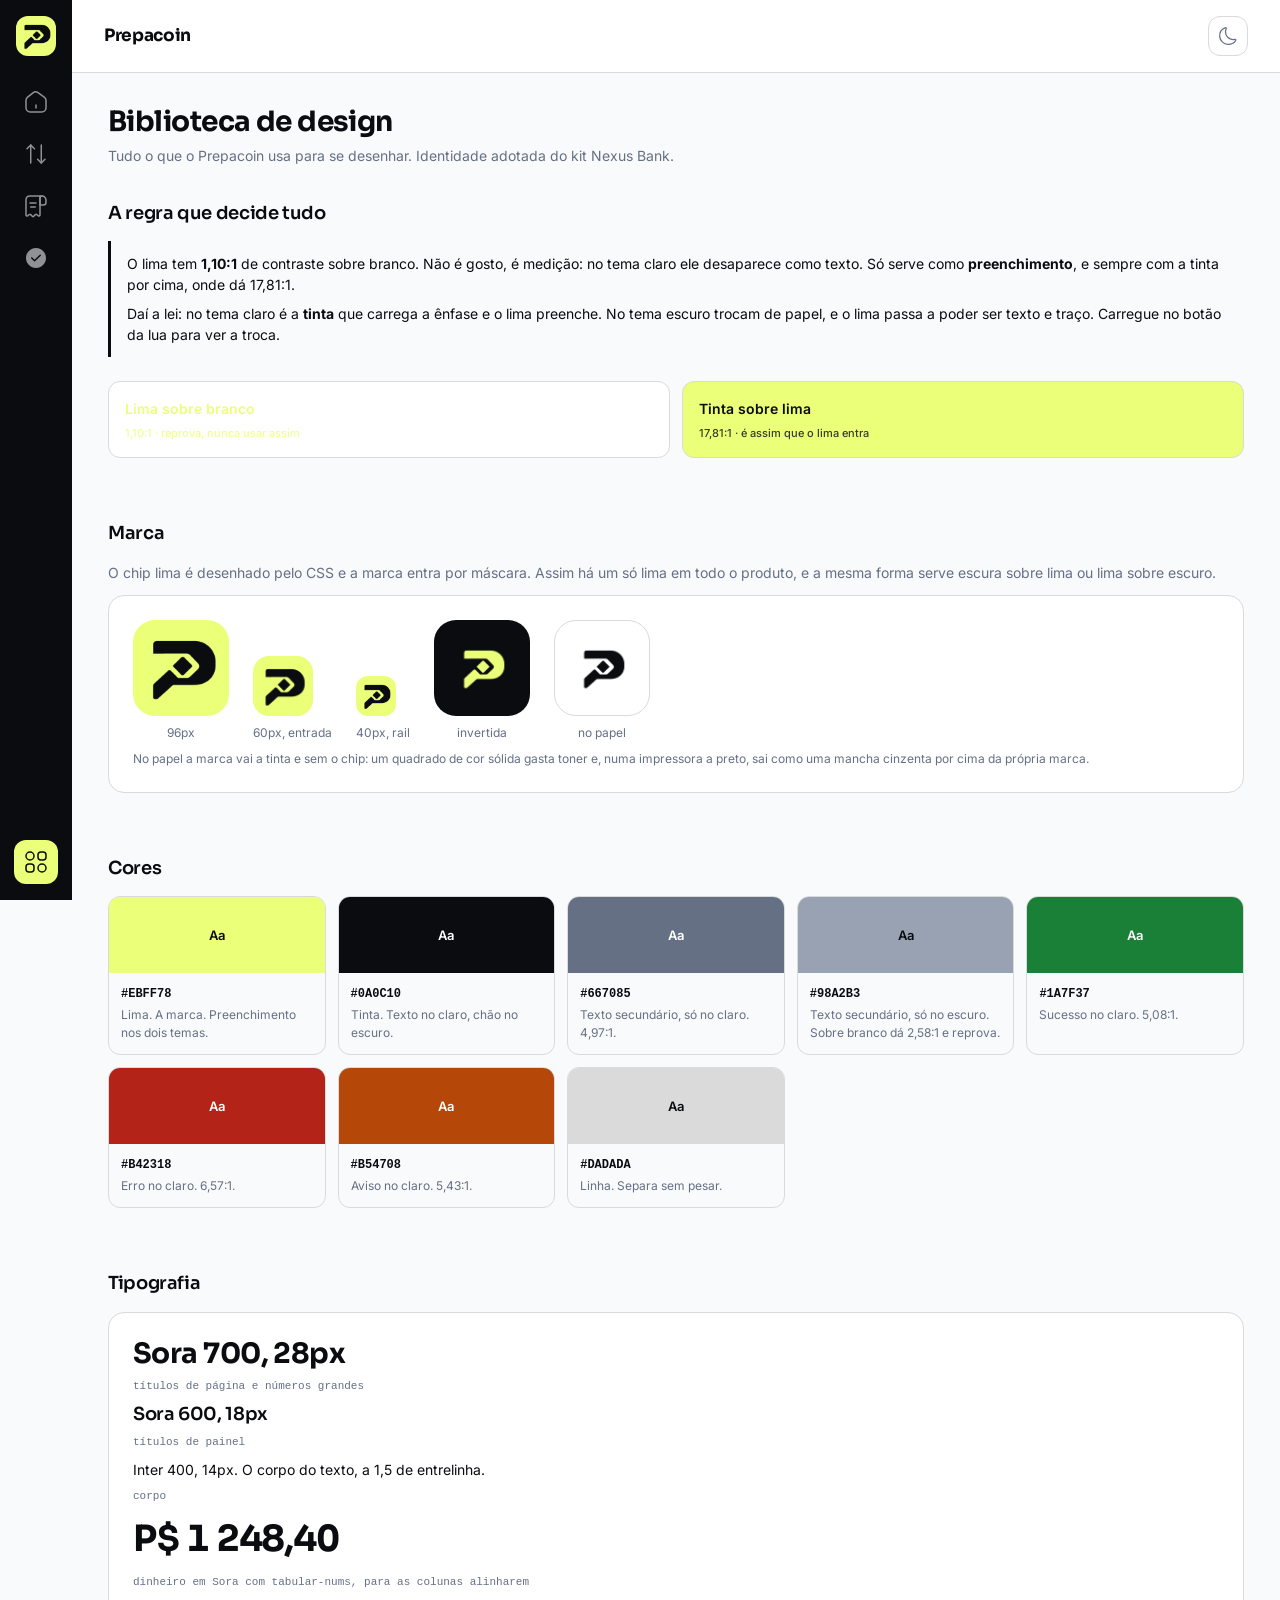
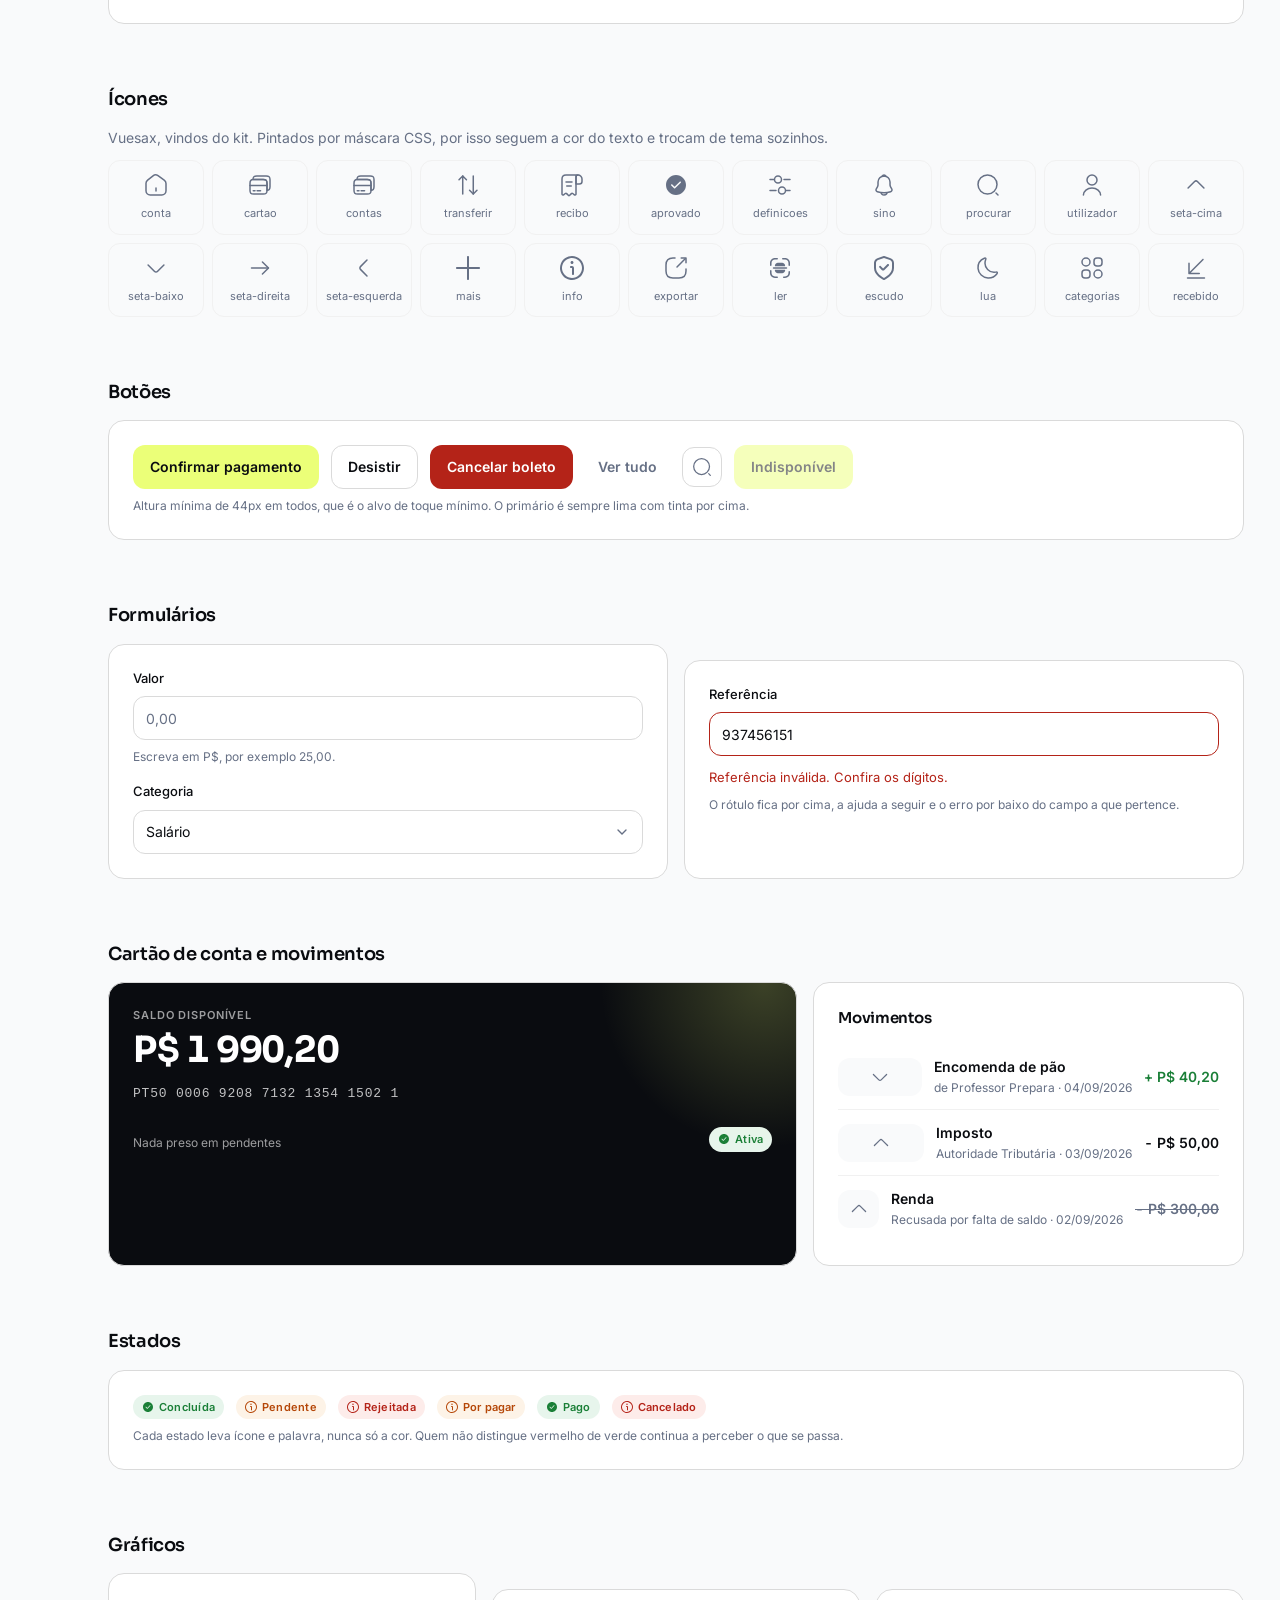
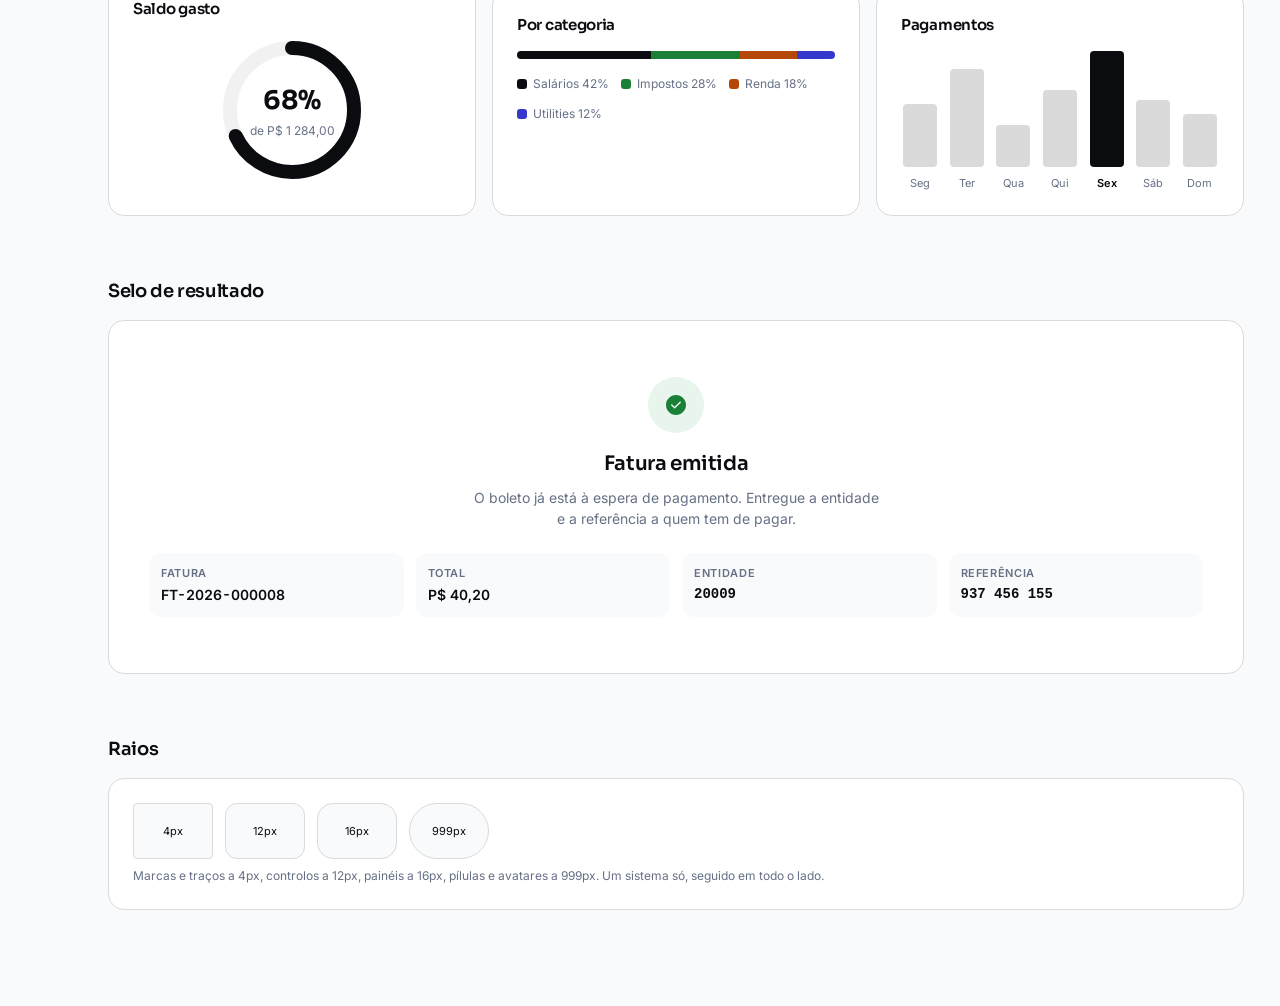
<file: biblioteca.html>
<!DOCTYPE html>
<html lang="pt-PT">
<head>
  <meta charset="UTF-8" />
  <meta name="pc-versao" content="c7efdfcd0547" />
  <meta name="viewport" content="width=device-width, initial-scale=1.0" />
  <title>Prepacoin — biblioteca de design</title>
  <link rel="icon" href="favicon.ico" sizes="any" />
  <link rel="icon" type="image/png" sizes="32x32" href="favicon-32.png" />
  <link rel="apple-touch-icon" href="apple-touch-icon.png" />
  <meta name="theme-color" content="#EBFF78" />
  <link rel="preconnect" href="https://fonts.googleapis.com" />
  <link rel="preconnect" href="https://fonts.gstatic.com" crossorigin />
  <link rel="stylesheet" href="https://fonts.googleapis.com/css2?family=Inter:wght@400;500;600;700&family=Sora:wght@600;700&display=swap" />
  <link rel="stylesheet" href="web/biblioteca/prepacoin.css?v=7f775de2" />
  <script src="web/atualizar.js?v=b807cf58"></script>
  <style>
    .secao { margin-bottom: var(--pc-e8); }
    .secao > h2 { margin-bottom: var(--pc-e4); }

    .amostras { display: flex; flex-wrap: wrap; gap: var(--pc-e3); align-items: center; }

    .grade-cor { display: grid; grid-template-columns: repeat(auto-fill, minmax(190px, 1fr)); gap: var(--pc-e3); }
    .ficha-cor {
      border: 1px solid var(--pc-linha);
      border-radius: var(--pc-r-controlo);
      overflow: hidden;
    }
    .ficha-cor .prova { height: 76px; display: grid; place-items: center; font-weight: 600; font-size: 13px; }
    .ficha-cor .sobre { padding: var(--pc-e3); font-size: 12px; }
    .ficha-cor .hex { font-family: ui-monospace, Consolas, monospace; font-weight: 600; color: var(--pc-texto); }
    .ficha-cor .razao { color: var(--pc-texto-suave); margin-top: 3px; }

    .grade-icones { display: grid; grid-template-columns: repeat(auto-fill, minmax(88px, 1fr)); gap: var(--pc-e2); }
    .ficha-icone {
      display: flex; flex-direction: column; align-items: center; gap: var(--pc-e2);
      padding: var(--pc-e3) var(--pc-e2);
      border: 1px solid var(--pc-linha-suave);
      border-radius: var(--pc-r-controlo);
      font-size: 11px; color: var(--pc-texto-suave); text-align: center;
    }

    .escala > * { margin: 0 0 var(--pc-e2); }
    .escala .nota { font-size: 11px; color: var(--pc-texto-suave); font-family: ui-monospace, Consolas, monospace; }

    .aviso-lei {
      border-left: 3px solid var(--pc-enfase);
      padding: var(--pc-e3) var(--pc-e4);
      background: var(--pc-chao-suave);
      border-radius: 0 var(--pc-r-controlo) var(--pc-r-controlo) 0;
      margin-bottom: var(--pc-e5);
    }
    .aviso-lei p { margin: 0; }
    .aviso-lei p + p { margin-top: var(--pc-e2); }

    .prova-mau { background: #FFFFFF; color: #EBFF78; }
    .prova-bom { background: #EBFF78; color: #0A0C10; }
    .par-prova { display: grid; grid-template-columns: repeat(auto-fit, minmax(210px, 1fr)); gap: var(--pc-e3); }
    .par-prova div {
      padding: var(--pc-e4); border-radius: var(--pc-r-controlo);
      border: 1px solid var(--pc-linha); font-weight: 600;
    }
    .par-prova .veredicto { display: block; font-size: 11px; font-weight: 500; margin-top: 6px; opacity: .8; }
  </style>
</head>
<body>
  <div class="app">
    <nav class="rail" aria-label="Navegação principal">
      <div class="marca-pp rail-marca" aria-hidden="true"></div>
      <a href="index.html" title="A minha conta"><span class="icone icone-24 i-conta"></span><span class="so-leitores">A minha conta</span></a>
      <a href="transferir.html" title="Transferir"><span class="icone icone-24 i-transferir"></span><span class="so-leitores">Transferir</span></a>
      <a href="boletos.html" title="Boletos"><span class="icone icone-24 i-recibo"></span><span class="so-leitores">Boletos</span></a>
      <a href="aprovacoes.html" title="Aprovações"><span class="icone icone-24 i-aprovado"></span><span class="so-leitores">Aprovações</span></a>
      <a href="biblioteca.html" aria-current="page" class="empurra" title="Biblioteca"><span class="icone icone-24 i-categorias"></span><span class="so-leitores">Biblioteca</span></a>
    </nav>

    <div class="painel-principal">
      <header class="barra-topo">
        <span class="marca">Prepacoin</span>
        <div class="fila">
          <button type="button" class="botao-icone" id="btn-tema" title="Alternar tema">
            <span class="icone i-lua"></span><span class="so-leitores">Alternar tema</span>
          </button>
        </div>
      </header>

      <main>
        <div class="topo-pagina">
          <div>
            <h1>Biblioteca de design</h1>
            <p class="suave" style="margin-top:6px">
              Tudo o que o Prepacoin usa para se desenhar. Identidade adotada
              do kit Nexus Bank.
            </p>
          </div>
        </div>

        <!-- ══ a regra que explica todo o resto ══ -->
        <section class="secao">
          <h2>A regra que decide tudo</h2>
          <div class="aviso-lei">
            <p>
              O lima tem <strong>1,10:1</strong> de contraste sobre branco. Não
              é gosto, é medição: no tema claro ele desaparece como texto. Só
              serve como <strong>preenchimento</strong>, e sempre com a tinta
              por cima, onde dá 17,81:1.
            </p>
            <p>
              Daí a lei: no tema claro é a <strong>tinta</strong> que carrega a
              ênfase e o lima preenche. No tema escuro trocam de papel, e o
              lima passa a poder ser texto e traço. Carregue no botão da lua
              para ver a troca.
            </p>
          </div>

          <div class="par-prova">
            <div class="prova-mau">
              Lima sobre branco
              <span class="veredicto">1,10:1 · reprova, nunca usar assim</span>
            </div>
            <div class="prova-bom">
              Tinta sobre lima
              <span class="veredicto">17,81:1 · é assim que o lima entra</span>
            </div>
          </div>
        </section>

        <!-- ══ marca ══ -->
        <section class="secao">
          <h2>Marca</h2>
          <p class="suave">
            O chip lima é desenhado pelo CSS e a marca entra por máscara.
            Assim há um só lima em todo o produto, e a mesma forma serve
            escura sobre lima ou lima sobre escuro.
          </p>
          <div class="painel">
            <div class="amostras" style="gap:var(--pc-e5); align-items:flex-end">
              <div class="centro">
                <div class="marca-pp" style="width:96px;height:96px;border-radius:22px;margin-bottom:var(--pc-e2)"></div>
                <div class="ajuda">96px</div>
              </div>
              <div class="centro">
                <div class="marca-pp" style="width:60px;height:60px;border-radius:var(--pc-r-painel);margin-bottom:var(--pc-e2)"></div>
                <div class="ajuda">60px, entrada</div>
              </div>
              <div class="centro">
                <div class="marca-pp" style="width:40px;height:40px;border-radius:var(--pc-r-controlo);margin-bottom:var(--pc-e2)"></div>
                <div class="ajuda">40px, rail</div>
              </div>
              <div class="centro">
                <div style="width:96px;height:96px;background:var(--pc-tinta);border-radius:22px;display:grid;place-items:center;margin-bottom:var(--pc-e2)">
                  <span class="doc-simbolo" style="width:62px;height:62px;background-color:var(--pc-lima)"></span>
                </div>
                <div class="ajuda">invertida</div>
              </div>
              <div class="centro">
                <div style="width:96px;height:96px;background:#FFFFFF;border:1px solid var(--pc-linha);border-radius:22px;display:grid;place-items:center;margin-bottom:var(--pc-e2)">
                  <span class="doc-simbolo" style="width:62px;height:62px"></span>
                </div>
                <div class="ajuda">no papel</div>
              </div>
            </div>
            <p class="ajuda">
              No papel a marca vai a tinta e sem o chip: um quadrado de cor
              sólida gasta toner e, numa impressora a preto, sai como uma
              mancha cinzenta por cima da própria marca.
            </p>
          </div>
        </section>

        <!-- ══ cores ══ -->
        <section class="secao">
          <h2>Cores</h2>
          <div class="grade-cor">
            <div class="ficha-cor">
              <div class="prova" style="background:#EBFF78; color:#0A0C10">Aa</div>
              <div class="sobre"><div class="hex">#EBFF78</div><div class="razao">Lima. A marca. Preenchimento nos dois temas.</div></div>
            </div>
            <div class="ficha-cor">
              <div class="prova" style="background:#0A0C10; color:#FFFFFF">Aa</div>
              <div class="sobre"><div class="hex">#0A0C10</div><div class="razao">Tinta. Texto no claro, chão no escuro.</div></div>
            </div>
            <div class="ficha-cor">
              <div class="prova" style="background:#667085; color:#FFFFFF">Aa</div>
              <div class="sobre"><div class="hex">#667085</div><div class="razao">Texto secundário, só no claro. 4,97:1.</div></div>
            </div>
            <div class="ficha-cor">
              <div class="prova" style="background:#98A2B3; color:#0A0C10">Aa</div>
              <div class="sobre"><div class="hex">#98A2B3</div><div class="razao">Texto secundário, só no escuro. Sobre branco dá 2,58:1 e reprova.</div></div>
            </div>
            <div class="ficha-cor">
              <div class="prova" style="background:#1A7F37; color:#FFFFFF">Aa</div>
              <div class="sobre"><div class="hex">#1A7F37</div><div class="razao">Sucesso no claro. 5,08:1.</div></div>
            </div>
            <div class="ficha-cor">
              <div class="prova" style="background:#B42318; color:#FFFFFF">Aa</div>
              <div class="sobre"><div class="hex">#B42318</div><div class="razao">Erro no claro. 6,57:1.</div></div>
            </div>
            <div class="ficha-cor">
              <div class="prova" style="background:#B54708; color:#FFFFFF">Aa</div>
              <div class="sobre"><div class="hex">#B54708</div><div class="razao">Aviso no claro. 5,43:1.</div></div>
            </div>
            <div class="ficha-cor">
              <div class="prova" style="background:#DADADA; color:#0A0C10">Aa</div>
              <div class="sobre"><div class="hex">#DADADA</div><div class="razao">Linha. Separa sem pesar.</div></div>
            </div>
          </div>
        </section>

        <!-- ══ tipografia ══ -->
        <section class="secao">
          <h2>Tipografia</h2>
          <div class="painel escala">
            <h1>Sora 700, 28px</h1>
            <p class="nota">títulos de página e números grandes</p>
            <h2>Sora 600, 18px</h2>
            <p class="nota">títulos de painel</p>
            <p style="font-size:14px">Inter 400, 14px. O corpo do texto, a 1,5 de entrelinha.</p>
            <p class="nota">corpo</p>
            <p class="numero" style="font-family:Sora; font-size:36px; font-weight:700; letter-spacing:-0.03em">P$ 1 248,40</p>
            <p class="nota">dinheiro em Sora com tabular-nums, para as colunas alinharem</p>
          </div>
        </section>

        <!-- ══ ícones ══ -->
        <section class="secao">
          <h2>Ícones</h2>
          <p class="suave">
            Vuesax, vindos do kit. Pintados por máscara CSS, por isso seguem a
            cor do texto e trocam de tema sozinhos.
          </p>
          <div class="grade-icones" id="grade-icones"></div>
        </section>

        <!-- ══ botões ══ -->
        <section class="secao">
          <h2>Botões</h2>
          <div class="painel">
            <div class="amostras">
              <button type="button">Confirmar pagamento</button>
              <button type="button" class="secundario">Desistir</button>
              <button type="button" class="perigo">Cancelar boleto</button>
              <button type="button" class="fantasma">Ver tudo</button>
              <button type="button" class="botao-icone"><span class="icone i-procurar"></span><span class="so-leitores">Procurar</span></button>
              <button type="button" disabled>Indisponível</button>
            </div>
            <p class="ajuda">
              Altura mínima de 44px em todos, que é o alvo de toque mínimo.
              O primário é sempre lima com tinta por cima.
            </p>
          </div>
        </section>

        <!-- ══ formulário ══ -->
        <section class="secao">
          <h2>Formulários</h2>
          <div class="grade grade-2">
            <div class="painel">
              <label for="ex-valor">Valor</label>
              <input id="ex-valor" inputmode="decimal" placeholder="0,00" />
              <p class="ajuda">Escreva em P$, por exemplo 25,00.</p>

              <label for="ex-cat">Categoria</label>
              <select id="ex-cat">
                <option>Salário</option>
                <option>Imposto</option>
                <option>Renda</option>
              </select>
            </div>
            <div class="painel">
              <label for="ex-erro">Referência</label>
              <input id="ex-erro" value="937456151" aria-invalid="true" aria-describedby="ex-erro-msg" />
              <p class="msg erro" id="ex-erro-msg">Referência inválida. Confira os dígitos.</p>
              <p class="ajuda">
                O rótulo fica por cima, a ajuda a seguir e o erro por baixo do
                campo a que pertence.
              </p>
            </div>
          </div>
        </section>

        <!-- ══ cartão + movimentos ══ -->
        <section class="secao">
          <h2>Cartão de conta e movimentos</h2>
          <div class="grade grade-conta">
            <div class="cartao-conta">
              <p class="cartao-rotulo">Saldo disponível</p>
              <p class="cartao-saldo numero">P$ 1 990,20</p>
              <p class="cartao-iban">PT50 0006 9208 7132 1354 1502 1</p>
              <div class="cartao-rodape">
                <span class="cartao-preso">Nada preso em pendentes</span>
                <span class="badge badge-concluida"><span class="icone i-aprovado"></span>Ativa</span>
              </div>
            </div>
            <div class="painel">
              <div class="painel-cabeca"><h3>Movimentos</h3></div>
              <div class="movimento">
                <div class="mov-marca"><span class="icone i-seta-baixo"></span></div>
                <div>
                  <div class="mov-categoria">encomenda de pão</div>
                  <div class="mov-detalhe">de Professor Prepara · 04/09/2026</div>
                </div>
                <div class="mov-valor entrada numero">+ P$ 40,20</div>
              </div>
              <div class="movimento">
                <div class="mov-marca"><span class="icone i-seta-cima"></span></div>
                <div>
                  <div class="mov-categoria">imposto</div>
                  <div class="mov-detalhe">Autoridade Tributária · 03/09/2026</div>
                </div>
                <div class="mov-valor saida numero">- P$ 50,00</div>
              </div>
              <div class="movimento">
                <div class="mov-marca"><span class="icone i-seta-cima"></span></div>
                <div>
                  <div class="mov-categoria">renda</div>
                  <div class="mov-detalhe">Recusada por falta de saldo · 02/09/2026</div>
                </div>
                <div class="mov-valor anulado numero">- P$ 300,00</div>
              </div>
            </div>
          </div>
        </section>

        <!-- ══ estados ══ -->
        <section class="secao">
          <h2>Estados</h2>
          <div class="painel">
            <div class="amostras">
              <span class="badge badge-concluida"><span class="icone i-aprovado"></span>Concluída</span>
              <span class="badge badge-pendente"><span class="icone i-info"></span>Pendente</span>
              <span class="badge badge-rejeitada"><span class="icone i-info"></span>Rejeitada</span>
              <span class="badge badge-por_pagar"><span class="icone i-info"></span>Por pagar</span>
              <span class="badge badge-pago"><span class="icone i-aprovado"></span>Pago</span>
              <span class="badge badge-cancelado"><span class="icone i-info"></span>Cancelado</span>
            </div>
            <p class="ajuda">
              Cada estado leva ícone e palavra, nunca só a cor. Quem não
              distingue vermelho de verde continua a perceber o que se passa.
            </p>
          </div>
        </section>

        <!-- ══ gráficos ══ -->
        <section class="secao">
          <h2>Gráficos</h2>
          <div class="grade grade-3">
            <div class="painel">
              <h3 style="margin-bottom:var(--pc-e4)">Saldo gasto</h3>
              <div class="donut">
                <svg width="150" height="150" viewBox="0 0 150 150" role="img" aria-label="68 por cento do saldo gasto">
                  <circle class="trilho" cx="75" cy="75" r="62" stroke-width="14" />
                  <circle class="arco" cx="75" cy="75" r="62" stroke-width="14"
                          stroke-dasharray="389.6" stroke-dashoffset="124.7" />
                </svg>
                <div class="donut-centro">
                  <div class="donut-valor">68%</div>
                  <div class="donut-nota">de P$ 1 284,00</div>
                </div>
              </div>
            </div>

            <div class="painel">
              <h3 style="margin-bottom:var(--pc-e4)">Por categoria</h3>
              <div class="barra-seg" role="img" aria-label="Repartição por categoria">
                <span style="width:42%; background:var(--pc-s1)"></span>
                <span style="width:28%; background:var(--pc-s2)"></span>
                <span style="width:18%; background:var(--pc-s3)"></span>
                <span style="width:12%; background:var(--pc-s4)"></span>
              </div>
              <div class="legenda">
                <span class="legenda-item"><span class="legenda-marca" style="background:var(--pc-s1)"></span>Salários 42%</span>
                <span class="legenda-item"><span class="legenda-marca" style="background:var(--pc-s2)"></span>Impostos 28%</span>
                <span class="legenda-item"><span class="legenda-marca" style="background:var(--pc-s3)"></span>Renda 18%</span>
                <span class="legenda-item"><span class="legenda-marca" style="background:var(--pc-s4)"></span>Utilities 12%</span>
              </div>
            </div>

            <div class="painel">
              <h3 style="margin-bottom:var(--pc-e4)">Pagamentos</h3>
              <div class="barras-v">
                <div class="barra-col"><div class="haste" style="height:45%"></div><span class="dia">Seg</span></div>
                <div class="barra-col"><div class="haste" style="height:70%"></div><span class="dia">Ter</span></div>
                <div class="barra-col"><div class="haste" style="height:30%"></div><span class="dia">Qua</span></div>
                <div class="barra-col"><div class="haste" style="height:55%"></div><span class="dia">Qui</span></div>
                <div class="barra-col destaque"><div class="haste" style="height:100%"></div><span class="dia">Sex</span></div>
                <div class="barra-col"><div class="haste" style="height:48%"></div><span class="dia">Sáb</span></div>
                <div class="barra-col"><div class="haste" style="height:38%"></div><span class="dia">Dom</span></div>
              </div>
            </div>
          </div>
        </section>

        <!-- ══ selo ══ -->
        <section class="secao">
          <h2>Selo de resultado</h2>
          <div class="painel">
            <div class="selo">
              <div class="selo-icone"><span class="icone icone-24 i-aprovado"></span></div>
              <div class="selo-titulo">Fatura emitida</div>
              <div class="selo-subtitulo">
                O boleto já está à espera de pagamento. Entregue a entidade e a
                referência a quem tem de pagar.
              </div>
              <div class="selo-grade">
                <div class="selo-campo"><div class="rotulo">Fatura</div><div class="valor">FT-2026-000008</div></div>
                <div class="selo-campo"><div class="rotulo">Total</div><div class="valor">P$ 40,20</div></div>
                <div class="selo-campo"><div class="rotulo">Entidade</div><div class="valor mono">20009</div></div>
                <div class="selo-campo"><div class="rotulo">Referência</div><div class="valor mono">937 456 155</div></div>
              </div>
            </div>
          </div>
        </section>

        <!-- ══ raios ══ -->
        <section class="secao">
          <h2>Raios</h2>
          <div class="painel">
            <div class="amostras">
              <div style="width:80px;height:56px;background:var(--pc-chao-suave);border:1px solid var(--pc-linha);border-radius:4px;display:grid;place-items:center;font-size:11px">4px</div>
              <div style="width:80px;height:56px;background:var(--pc-chao-suave);border:1px solid var(--pc-linha);border-radius:12px;display:grid;place-items:center;font-size:11px">12px</div>
              <div style="width:80px;height:56px;background:var(--pc-chao-suave);border:1px solid var(--pc-linha);border-radius:16px;display:grid;place-items:center;font-size:11px">16px</div>
              <div style="width:80px;height:56px;background:var(--pc-chao-suave);border:1px solid var(--pc-linha);border-radius:999px;display:grid;place-items:center;font-size:11px">999px</div>
            </div>
            <p class="ajuda">
              Marcas e traços a 4px, controlos a 12px, painéis a 16px, pílulas
              e avatares a 999px. Um sistema só, seguido em todo o lado.
            </p>
          </div>
        </section>
      </main>
    </div>
  </div>

  <script src="web/tema.js?v=80d06e5f"></script>
  <script>
    // A grelha de ícones monta-se a partir da lista, para nunca ficar
    // dessincronizada das classes que existem mesmo no CSS.
    const ICONES = ['conta','cartao','contas','transferir','recibo','aprovado',
      'definicoes','sino','procurar','utilizador','seta-cima','seta-baixo',
      'seta-direita','seta-esquerda','mais','info','exportar','ler','escudo',
      'lua','categorias','recebido'];
    document.getElementById('grade-icones').innerHTML = ICONES.map((n) => `
      <div class="ficha-icone">
        <span class="icone icone-24 i-${n}"></span>
        <span>${n}</span>
      </div>`).join('');
  </script>
</body>
</html>
</file>
<file: web/biblioteca/prepacoin.css>
/* ═══════════════════════════════════════════════════════════════════
   PREPACOIN — biblioteca de design
   Banco do ecossistema Prepara Portugal.

   Identidade adotada do kit Nexus Bank (decisão do Germano, 2026-09-04),
   substituindo a paleta Purse violeta/laranja que aqui esteve antes.

   A LEI DESTA BIBLIOTECA, e vale a pena perceber porquê:

     O lima #EBFF78 tem 1,10:1 de contraste sobre branco. Não é opinião,
     é medição. Isso quer dizer que no tema claro o lima NUNCA pode ser
     texto, nem traço, nem borda fina: desaparece. Só pode ser
     PREENCHIMENTO, e sempre com a tinta #0A0C10 por cima (17,81:1).

     No tema escuro o lima sobre a tinta dá os mesmos 17,81:1, e aí já
     pode ser tudo: texto, traço de gráfico, ênfase.

     Daí a regra que atravessa o ficheiro inteiro:
       tema claro  → a TINTA carrega a ênfase, o lima preenche
       tema escuro → o LIMA carrega a ênfase, a tinta é o chão

     É o mesmo #0A0C10 a trocar de papel entre tinta e fundo. Foi assim
     que o kit original o desenhou, e é por isso que funciona.

   Contraste de tudo o que aqui está, medido em WCAG 2.1:
     tinta / branco .......... 19,57:1
     tinta / lima ............ 17,81:1
     lima / tinta ............ 17,81:1
     #667085 / branco ......... 4,97:1   (texto secundário, tema claro)
     #98A2B3 / tinta .......... 7,60:1   (texto secundário, tema escuro)
     #1A7F37 / branco ......... 5,08:1   #34C759 / tinta ..... 8,82:1
     #B42318 / branco ......... 6,57:1   #FF7A70 / tinta ..... 7,71:1
     #B54708 / branco ......... 5,43:1   #FDB022 / tinta .... 10,63:1

   Cores que o kit usa mas que aqui NÃO passam e por isso não entram no
   tema claro: #98A2B3 (2,58:1), #34C759 (2,22:1), #C7E046 (1,48:1).
   Ficam reservadas ao tema escuro, onde passam com folga.

   Sistema de raios, uma regra só, seguida em todo o lado:
     4px  marcas e traços        12px  botões, campos, chips
     16px painéis e cartões      999px pílulas e avatares
   ═══════════════════════════════════════════════════════════════════ */

/* As fontes carregam-se no <head> de cada página, não com @import aqui:
   um @import encadeia os pedidos em série (HTML → CSS → CSS da fonte →
   ficheiro da fonte) e atrasa o primeiro desenho. Cada página leva:

     <link rel="preconnect" href="https://fonts.googleapis.com">
     <link rel="preconnect" href="https://fonts.gstatic.com" crossorigin>
     <link rel="stylesheet" href="https://fonts.googleapis.com/css2?
       family=Inter:wght@400;500;600;700&family=Sora:wght@600;700&display=swap">

   Se as fontes não carregarem, a pilha de reserva abaixo aguenta a
   página de pé: muda a forma das letras, não parte o desenho. */

/* ───────────────────────────────────────────────────────────────────
   1. TOKENS
   ─────────────────────────────────────────────────────────────────── */

:root {
  /* a marca: constante nos dois temas, é o que torna isto Prepacoin */
  --pc-lima: #EBFF78;
  --pc-lima-fundo: #C7E046;   /* só para :hover de superfície lima */
  --pc-tinta: #0A0C10;

  /* ---- tema claro (por omissão) ---- */
  --pc-chao: #FFFFFF;
  --pc-chao-suave: #F9FAFB;
  --pc-superficie: #FFFFFF;
  --pc-superficie-alta: #FCFCFD;

  --pc-texto: #0A0C10;
  --pc-texto-suave: #667085;

  --pc-linha: #DADADA;
  --pc-linha-suave: #F1F1F1;

  /* quem carrega a ênfase neste tema */
  --pc-enfase: #0A0C10;
  --pc-sobre-enfase: #FFFFFF;

  /* o lima é preenchimento, e leva sempre tinta por cima */
  --pc-destaque: #EBFF78;
  --pc-sobre-destaque: #0A0C10;

  --pc-ok: #1A7F37;
  --pc-ok-fundo: #E7F5EC;
  --pc-erro: #B42318;
  --pc-erro-fundo: #FDECEA;
  --pc-aviso: #B54708;
  --pc-aviso-fundo: #FDF3E7;

  /* série categórica dos gráficos.
     Existe porque `--pc-enfase` e `--pc-texto` são a MESMA cor no tema
     claro: usar os dois num gráfico desenhava duas categorias iguais.
     Cada uma destas passa 3:1 contra o painel do seu tema. O que as
     separa entre si é o matiz, não a luminância, e por isso a legenda
     leva sempre texto e percentagem: a cor nunca conta a história
     sozinha. */
  --pc-s1: #0A0C10;
  --pc-s2: #1A7F37;
  --pc-s3: #B54708;
  --pc-s4: #3538CD;
  --pc-s5: #667085;

  --pc-sombra: 0 1px 2px rgba(10, 12, 16, .04), 0 8px 24px rgba(10, 12, 16, .06);
  --pc-sombra-alta: 0 2px 4px rgba(10, 12, 16, .05), 0 16px 40px rgba(10, 12, 16, .10);

  /* raios: um sistema só */
  --pc-r-marca: 4px;
  --pc-r-controlo: 12px;
  --pc-r-painel: 16px;
  --pc-r-pilula: 999px;

  /* espaçamento, densidade de dashboard */
  --pc-e1: 4px;   --pc-e2: 8px;   --pc-e3: 12px;  --pc-e4: 16px;
  --pc-e5: 24px;  --pc-e6: 32px;  --pc-e7: 48px;  --pc-e8: 64px;

  --pc-rail: 72px;
  --pc-largura: 1200px;

  --pc-t-rapida: 120ms cubic-bezier(.16, 1, .3, 1);
  --pc-t-normal: 200ms cubic-bezier(.16, 1, .3, 1);

  color-scheme: light;
}

/* ---- tema escuro: só os tokens que mudam ---- */
@media (prefers-color-scheme: dark) {
  :root:not([data-tema="claro"]) {
    --pc-chao: #0A0C10;
    --pc-chao-suave: #060A11;
    --pc-superficie: #12151C;
    --pc-superficie-alta: #171B24;

    --pc-texto: #FFFFFF;
    --pc-texto-suave: #98A2B3;

    --pc-linha: #232833;
    --pc-linha-suave: #1A1E27;

    /* aqui é o lima que carrega a ênfase */
    --pc-enfase: #EBFF78;
    --pc-sobre-enfase: #0A0C10;

    --pc-destaque: #EBFF78;
    --pc-sobre-destaque: #0A0C10;

    --pc-ok: #34C759;
    --pc-ok-fundo: #10281A;
    --pc-erro: #FF7A70;
    --pc-erro-fundo: #2A1513;
    --pc-aviso: #FDB022;
    --pc-aviso-fundo: #2A1E0C;

    --pc-s1: #EBFF78;
    --pc-s2: #34C759;
    --pc-s3: #FDB022;
    --pc-s4: #8098F9;
    --pc-s5: #98A2B3;

    --pc-sombra: 0 1px 2px rgba(0, 0, 0, .3), 0 8px 24px rgba(0, 0, 0, .4);
    --pc-sombra-alta: 0 2px 4px rgba(0, 0, 0, .35), 0 16px 40px rgba(0, 0, 0, .5);

    color-scheme: dark;
  }
}

/* ---- escolha explícita do utilizador, vence a do sistema ---- */
:root[data-tema="escuro"] {
  --pc-chao: #0A0C10;
  --pc-chao-suave: #060A11;
  --pc-superficie: #12151C;
  --pc-superficie-alta: #171B24;
  --pc-texto: #FFFFFF;
  --pc-texto-suave: #98A2B3;
  --pc-linha: #232833;
  --pc-linha-suave: #1A1E27;
  --pc-enfase: #EBFF78;
  --pc-sobre-enfase: #0A0C10;
  --pc-destaque: #EBFF78;
  --pc-sobre-destaque: #0A0C10;
  --pc-ok: #34C759;
  --pc-ok-fundo: #10281A;
  --pc-erro: #FF7A70;
  --pc-erro-fundo: #2A1513;
  --pc-aviso: #FDB022;
  --pc-aviso-fundo: #2A1E0C;
  --pc-s1: #EBFF78;
  --pc-s2: #34C759;
  --pc-s3: #FDB022;
  --pc-s4: #8098F9;
  --pc-s5: #98A2B3;
  --pc-sombra: 0 1px 2px rgba(0, 0, 0, .3), 0 8px 24px rgba(0, 0, 0, .4);
  --pc-sombra-alta: 0 2px 4px rgba(0, 0, 0, .35), 0 16px 40px rgba(0, 0, 0, .5);
  color-scheme: dark;
}

/* ───────────────────────────────────────────────────────────────────
   2. BASE
   ─────────────────────────────────────────────────────────────────── */

* { box-sizing: border-box; }

/* rede de segurança: uma regra de autor pode vencer o [hidden] nativo,
   como aconteceu no subsight com `header nav { display:flex }` */
[hidden] { display: none !important; }

html { -webkit-text-size-adjust: 100%; }

body {
  margin: 0;
  font-family: 'Inter', system-ui, -apple-system, 'Segoe UI', sans-serif;
  font-size: 14px;
  line-height: 1.5;
  background: var(--pc-chao-suave);
  color: var(--pc-texto);
  -webkit-font-smoothing: antialiased;
}

/* o foco tem de ser visível e ter 3:1 de contraste com o que está
   à volta; `currentColor` garante isso nos dois temas de uma vez */
:where(a, button, input, select, textarea, [tabindex]):focus-visible {
  outline: 2px solid currentColor;
  outline-offset: 2px;
  border-radius: var(--pc-r-marca);
}

/* ───────────────────────────────────────────────────────────────────
   3. TIPOGRAFIA
   Sora carrega o display e os números grandes, Inter carrega o resto.
   Os números usam tabular-nums para as colunas de dinheiro alinharem.
   ─────────────────────────────────────────────────────────────────── */

h1, h2, h3, .display {
  font-family: 'Sora', 'Inter', system-ui, sans-serif;
  letter-spacing: -0.02em;
  margin: 0;
}

h1 { font-size: 28px; font-weight: 700; line-height: 1.2; }
h2 { font-size: 18px; font-weight: 600; line-height: 1.3; }
h3 { font-size: 15px; font-weight: 600; line-height: 1.4; }

p { margin: 0 0 var(--pc-e3); }

.rotulo-secao {
  font-size: 11px;
  font-weight: 600;
  letter-spacing: 0.08em;
  text-transform: uppercase;
  color: var(--pc-texto-suave);
  margin: 0 0 var(--pc-e2);
}

.numero {
  font-variant-numeric: tabular-nums;
  font-feature-settings: 'tnum' 1;
}

.mono, .codigo-auth, .linha-mb, .doc-id {
  font-family: ui-monospace, 'SFMono-Regular', Consolas, monospace;
  font-variant-numeric: tabular-nums;
}

.codigo-auth {
  font-size: 13px;
  letter-spacing: 0.08em;
  background: var(--pc-chao-suave);
  border: 1px solid var(--pc-linha);
  border-radius: var(--pc-r-marca);
  padding: 2px 6px;
}

/* ───────────────────────────────────────────────────────────────────
   4. ESQUELETO: rail de ícones à esquerda, conteúdo à direita
   ─────────────────────────────────────────────────────────────────── */

.app {
  display: grid;
  grid-template-columns: var(--pc-rail) minmax(0, 1fr);
  min-height: 100svh;
}

.rail {
  position: sticky;
  top: 0;
  height: 100svh;
  display: flex;
  flex-direction: column;
  align-items: center;
  gap: var(--pc-e2);
  padding: var(--pc-e4) 0;
  background: var(--pc-tinta);
  color: #FFFFFF;
}

/* ── a marca ──────────────────────────────────────────────────────
   O chip lima é desenhado pelo CSS e a marca entra por `mask`, em vez
   de vir um PNG inteiro com o lima cozido lá dentro. Duas razões:

   1. O lima do ficheiro original é #E2FA56 e o token é #EBFF78. Lado a
      lado nota-se, e dois limas no mesmo ecrã lê-se como erro. Assim há
      um só, o do token, e mudar o token muda a marca com ele.
   2. Sendo máscara, a marca segue a cor que se lhe der: escura sobre o
      chip lima, ou lima sobre um fundo escuro, com o mesmo ficheiro.

   O PNG traz a marca já posicionada dentro do quadrado como no
   original (encostada à direita e ao fundo, de propósito), por isso
   `inset: 0` reproduz a composição tal e qual. */
.marca-pp {
  position: relative;
  background: var(--pc-lima);
  flex-shrink: 0;
}
.marca-pp::after {
  content: "";
  position: absolute; inset: 0;
  background-color: var(--pc-tinta);
  -webkit-mask: url(../marca/prepacoin-marca.png) center / contain no-repeat;
  mask: url(../marca/prepacoin-marca.png) center / contain no-repeat;
}

.rail-marca {
  width: 40px; height: 40px;
  border-radius: var(--pc-r-controlo);
  margin-bottom: var(--pc-e4);
}

.rail a {
  width: 44px; height: 44px;          /* alvo de toque mínimo */
  border-radius: var(--pc-r-controlo);
  display: grid; place-items: center;
  color: rgba(255, 255, 255, .55);
  text-decoration: none;
  transition: background var(--pc-t-rapida), color var(--pc-t-rapida);
}
.rail a:hover { background: rgba(255, 255, 255, .08); color: #FFFFFF; }
.rail a[aria-current="page"] { background: var(--pc-lima); color: var(--pc-tinta); }
.rail .empurra { margin-top: auto; }

.painel-principal { min-width: 0; display: flex; flex-direction: column; }

.barra-topo {
  display: flex;
  align-items: center;
  justify-content: space-between;
  gap: var(--pc-e4);
  padding: var(--pc-e4) var(--pc-e6);
  background: var(--pc-chao);
  border-bottom: 1px solid var(--pc-linha);
}
.barra-topo .marca {
  font-family: 'Sora', sans-serif;
  font-weight: 700; font-size: 17px;
  letter-spacing: -0.02em;
}
.barra-topo nav { display: flex; align-items: center; gap: var(--pc-e1); }
.barra-topo nav a {
  color: var(--pc-texto-suave);
  text-decoration: none;
  font-weight: 500;
  padding: var(--pc-e2) var(--pc-e3);
  border-radius: var(--pc-r-controlo);
  transition: color var(--pc-t-rapida), background var(--pc-t-rapida);
}
.barra-topo nav a:hover { color: var(--pc-texto); background: var(--pc-chao-suave); }
.barra-topo nav a[aria-current="page"] { color: var(--pc-texto); font-weight: 600; }

main {
  flex: 1;
  width: 100%;
  max-width: var(--pc-largura);
  margin: 0 auto;
  padding: var(--pc-e6);
}

.topo-pagina {
  display: flex; align-items: flex-start; justify-content: space-between;
  gap: var(--pc-e4); flex-wrap: wrap;
  margin-bottom: var(--pc-e5);
}

/* grelhas de dashboard */
.grade { display: grid; gap: var(--pc-e4); }
.grade-2 { grid-template-columns: repeat(2, minmax(0, 1fr)); }
.grade-3 { grid-template-columns: repeat(3, minmax(0, 1fr)); }
.grade-conta { grid-template-columns: minmax(0, 1.6fr) minmax(0, 1fr); }

@media (max-width: 980px) {
  .grade-2, .grade-3, .grade-conta { grid-template-columns: minmax(0, 1fr); }
}
@media (max-width: 720px) {
  :root { --pc-rail: 0px; }
  .app { grid-template-columns: minmax(0, 1fr); }
  .rail {
    position: fixed; bottom: 0; top: auto; left: 0; right: 0;
    height: auto; width: 100%;
    flex-direction: row; justify-content: space-around;
    padding: var(--pc-e2) var(--pc-e3);
    z-index: 20;
    padding-bottom: max(var(--pc-e2), env(safe-area-inset-bottom));
  }
  .rail-marca, .rail .empurra { display: none; }
  main { padding: var(--pc-e4); padding-bottom: 96px; }
  .barra-topo { padding: var(--pc-e3) var(--pc-e4); }
}

/* ───────────────────────────────────────────────────────────────────
   5. ÍCONES
   Vuesax, vindos do kit. Pintados por `mask` para seguirem o
   currentColor e trocarem de tema sozinhos.

   O caminho está declarado AQUI, no CSS, de propósito: um url() dentro
   de uma custom property resolve-se relativo à folha onde foi
   declarado. Declarar no HTML partia os caminhos, que foi o bug que
   apagou os ícones do Cartório.
   ─────────────────────────────────────────────────────────────────── */

.icone {
  display: inline-block;
  width: 20px; height: 20px;
  flex-shrink: 0;
  vertical-align: -4px;
  background-color: currentColor;
  -webkit-mask: var(--i) center / contain no-repeat;
  mask: var(--i) center / contain no-repeat;
}
.icone-24 { width: 24px; height: 24px; vertical-align: -6px; }
.icone-16 { width: 16px; height: 16px; vertical-align: -3px; }

.i-conta        { --i: url(../icones/conta.svg); }
.i-cartao       { --i: url(../icones/cartao.svg); }
.i-contas       { --i: url(../icones/contas.svg); }
.i-transferir   { --i: url(../icones/transferir.svg); }
.i-recibo       { --i: url(../icones/recibo.svg); }
.i-aprovado     { --i: url(../icones/aprovado.svg); }
.i-definicoes   { --i: url(../icones/definicoes.svg); }
.i-sino         { --i: url(../icones/sino.svg); }
.i-procurar     { --i: url(../icones/procurar.svg); }
.i-utilizador   { --i: url(../icones/utilizador.svg); }
.i-seta-cima    { --i: url(../icones/seta-cima.svg); }
.i-seta-baixo   { --i: url(../icones/seta-baixo.svg); }
.i-seta-direita { --i: url(../icones/seta-direita.svg); }
.i-seta-esquerda{ --i: url(../icones/seta-esquerda.svg); }
.i-mais         { --i: url(../icones/mais.svg); }
.i-info         { --i: url(../icones/info.svg); }
.i-exportar     { --i: url(../icones/exportar.svg); }
.i-ler          { --i: url(../icones/ler.svg); }
.i-escudo       { --i: url(../icones/escudo.svg); }
.i-lua          { --i: url(../icones/lua.svg); }
.i-categorias   { --i: url(../icones/categorias.svg); }
.i-recebido     { --i: url(../icones/recebido.svg); }

/* ───────────────────────────────────────────────────────────────────
   6. BOTÕES
   O primário é lima com tinta por cima. Não existe botão lima com
   texto branco: dá 1,10:1 e ninguém o lê.
   ─────────────────────────────────────────────────────────────────── */

button, .botao {
  font-family: inherit;
  font-size: 14px;
  font-weight: 600;
  line-height: 1;
  display: inline-flex;
  align-items: center;
  justify-content: center;
  gap: var(--pc-e2);
  min-height: 44px;
  padding: 0 var(--pc-e4);
  border: 1px solid transparent;
  border-radius: var(--pc-r-controlo);
  background: var(--pc-destaque);
  color: var(--pc-sobre-destaque);
  text-decoration: none;
  cursor: pointer;
  white-space: nowrap;
  transition: background var(--pc-t-rapida), transform var(--pc-t-rapida),
              border-color var(--pc-t-rapida), color var(--pc-t-rapida);
}
button:hover, .botao:hover { background: var(--pc-lima-fundo); }
button:active, .botao:active { transform: translateY(1px); }
button:disabled, .botao[aria-disabled="true"] {
  opacity: .5; cursor: not-allowed; transform: none;
}

.secundario {
  background: transparent;
  color: var(--pc-texto);
  border-color: var(--pc-linha);
}
.secundario:hover { background: var(--pc-chao-suave); border-color: var(--pc-texto-suave); }

.perigo { background: var(--pc-erro); color: var(--pc-chao); }
.perigo:hover { background: var(--pc-erro); filter: brightness(1.1); }

.fantasma {
  background: transparent; color: var(--pc-texto-suave);
  border-color: transparent; min-height: 36px; padding: 0 var(--pc-e3);
}
.fantasma:hover { background: var(--pc-chao-suave); color: var(--pc-texto); }

.botao-icone {
  width: 40px; height: 40px; min-height: 0; padding: 0;
  border-radius: var(--pc-r-controlo);
  background: transparent; color: var(--pc-texto-suave);
  border-color: var(--pc-linha);
}
.botao-icone:hover { background: var(--pc-chao-suave); color: var(--pc-texto); }

.fila { display: flex; gap: var(--pc-e2); align-items: center; flex-wrap: wrap; }

/* ───────────────────────────────────────────────────────────────────
   7. FORMULÁRIOS
   Rótulo por cima, ajuda a seguir, erro por baixo. Nunca placeholder
   como rótulo: quando se escreve, o rótulo desaparece.
   ─────────────────────────────────────────────────────────────────── */

label {
  display: block;
  font-size: 13px;
  font-weight: 500;
  color: var(--pc-texto);
  margin: var(--pc-e4) 0 var(--pc-e2);
}
label:first-child { margin-top: 0; }

input, select, textarea {
  width: 100%;
  font-family: inherit;
  font-size: 14px;
  min-height: 44px;
  padding: var(--pc-e3);
  color: var(--pc-texto);
  background: var(--pc-superficie);
  border: 1px solid var(--pc-linha);
  border-radius: var(--pc-r-controlo);
  transition: border-color var(--pc-t-rapida), box-shadow var(--pc-t-rapida);
}
input::placeholder { color: var(--pc-texto-suave); opacity: 1; }
input:hover, select:hover, textarea:hover { border-color: var(--pc-texto-suave); }
input:focus, select:focus, textarea:focus {
  outline: none;
  border-color: var(--pc-texto);
  box-shadow: 0 0 0 3px color-mix(in srgb, var(--pc-lima) 55%, transparent);
}
input[aria-invalid="true"] { border-color: var(--pc-erro); }

select {
  appearance: none;
  padding-right: var(--pc-e6);
  background-image: url("data:image/svg+xml,%3Csvg xmlns='http://www.w3.org/2000/svg' width='16' height='16' viewBox='0 0 24 24' fill='none' stroke='%23667085' stroke-width='2' stroke-linecap='round'%3E%3Cpath d='M6 9l6 6 6-6'/%3E%3C/svg%3E");
  background-repeat: no-repeat;
  background-position: right var(--pc-e3) center;
}

.ajuda { font-size: 12px; color: var(--pc-texto-suave); margin: var(--pc-e2) 0 0; }

/* O botão que fecha um formulário precisa de se separar do último campo.
   Colado logo a seguir ao input, lia-se como parte dele.

   Os números saíram de uma medição, não do olho: a primeira tentativa
   deixou 57px entre a descrição e o botão, quando o espaço entre dois
   campos normais deste mesmo formulário é 70px. A ação que FECHA o
   formulário não pode estar mais apertada do que o intervalo entre dois
   campos a meio dele. Agora dá 88px, claramente acima do ritmo do
   formulário, que é o que faz o botão ler-se como outra coisa. */
.acoes-fim {
  display: flex; gap: var(--pc-e2); flex-wrap: wrap;
  margin-top: var(--pc-e8);
  padding-top: var(--pc-e5);
  border-top: 1px solid var(--pc-linha);
}

/* ───────────────────────────────────────────────────────────────────
   8. PAINÉIS
   ─────────────────────────────────────────────────────────────────── */

.painel {
  background: var(--pc-superficie);
  border: 1px solid var(--pc-linha);
  border-radius: var(--pc-r-painel);
  padding: var(--pc-e5);
}
.painel + .painel { margin-top: var(--pc-e4); }
.painel-cabeca {
  display: flex; align-items: center; justify-content: space-between;
  gap: var(--pc-e3); margin-bottom: var(--pc-e4);
}

.vazio {
  color: var(--pc-texto-suave);
  text-align: center;
  padding: var(--pc-e7) var(--pc-e4);
  margin: 0;
}

/* ───────────────────────────────────────────────────────────────────
   9. CARTÃO DE CONTA
   O que o kit chama "My cards". Aqui não há Visa: há IBAN PT50, e o
   cartão diz a verdade sobre o que somos.
   ─────────────────────────────────────────────────────────────────── */

.cartao-conta {
  position: relative;
  overflow: hidden;
  background: var(--pc-tinta);
  color: #FFFFFF;
  border-radius: var(--pc-r-painel);
  padding: var(--pc-e5);
  /* No tema escuro o cartão é quase da cor do chão e a aresta perde-se
     num monitor de sala. Esta linha não se vê no tema claro (o cartão já
     contrasta com o branco) e salva o escuro. */
  border: 1px solid var(--pc-linha);
}
/* o lima entra como luz, não como texto */
.cartao-conta::after {
  content: "";
  position: absolute;
  top: -60%; right: -20%;
  width: 340px; height: 340px;
  background: radial-gradient(circle, rgba(235, 255, 120, .22), transparent 68%);
  pointer-events: none;
}
.cartao-conta > * { position: relative; }

.cartao-rotulo {
  font-size: 11px; font-weight: 600;
  letter-spacing: 0.08em; text-transform: uppercase;
  color: rgba(255, 255, 255, .6);
  margin: 0 0 var(--pc-e2);
}
.cartao-saldo {
  font-family: 'Sora', sans-serif;
  font-size: 36px; font-weight: 700;
  letter-spacing: -0.03em; line-height: 1;
  font-variant-numeric: tabular-nums;
  margin: 0;
}
.cartao-iban {
  font-family: ui-monospace, 'SFMono-Regular', Consolas, monospace;
  font-size: 13px; letter-spacing: 0.06em;
  color: rgba(255, 255, 255, .75);
  margin: var(--pc-e4) 0 0;
}
.cartao-rodape {
  display: flex; justify-content: space-between; align-items: flex-end;
  gap: var(--pc-e4); margin-top: var(--pc-e5);
}
.cartao-preso { font-size: 12px; color: rgba(255, 255, 255, .6); }

/* ───────────────────────────────────────────────────────────────────
   9b. ENTRADA
   O mesmo ecrã nas sete páginas: quem chega a `boletos.html` sem sessão
   entra ali e fica ali, em vez de ser atirado para o index.
   ─────────────────────────────────────────────────────────────────── */

/* `.ecra-entrada`, e não `.entrada`: a classe curta colidia com o
   `.entrada` dos movimentos de crédito (`.mov-valor.entrada`), e o
   `min-height: 100svh` daqui era aplicado a cada célula de entrada do
   extrato. Resultado: linhas de 570px numa tabela cujo conteúdo tinha
   40px. Duas regras diferentes a acertar no mesmo elemento, cada uma
   sem saber da outra. */
/* A entrada é SEMPRE escura, nos dois temas, como o rail. Não é
   esquecimento: a arte de fundo é escura com lima, e é essa a cara da
   marca. Um ecrã de entrada branco no tema claro e preto no escuro
   seriam dois produtos diferentes à porta.

   A arte tem o centro escuro e o lima nos cantos, por isso o cartão vai
   ao CENTRO — ao contrário do Subsight, cuja arte deixa o campo livre à
   esquerda. A composição da imagem é que decide onde o conteúdo assenta. */
.ecra-entrada {
  min-height: 100svh;
  display: grid;
  place-items: center;
  padding: var(--pc-e5);
  background-color: var(--pc-tinta);
  background-image: image-set(
    url("../marca/fundo-entrada.webp") type("image/webp"),
    url("../marca/fundo-entrada.jpg") type("image/jpeg"));
  background-image: -webkit-image-set(
    url("../marca/fundo-entrada.webp") type("image/webp"),
    url("../marca/fundo-entrada.jpg") type("image/jpeg"));
  background-size: cover;
  background-position: center;
  color: #FFFFFF;
}
@media (max-width: 720px) {
  /* num ecrã estreito a imagem larga seria reduzida ao ponto de as
     formas laterais desaparecerem; esta traz só a faixa central */
  .ecra-entrada {
    background-image: url("../marca/fundo-entrada-movel.webp");
  }
}

.entrada-caixa { width: 100%; max-width: 380px; }
.entrada-marca {
  width: 60px; height: 60px;
  border-radius: var(--pc-r-painel);
  margin: 0 auto var(--pc-e4);
}
.entrada-caixa h1 { text-align: center; font-size: 24px; color: #FFFFFF; }
.entrada-caixa .sub {
  text-align: center;
  color: rgba(255, 255, 255, .72);
  margin: var(--pc-e2) 0 var(--pc-e5);
}

/* O cartão é vidro escuro sobre a arte, e não a superfície branca do
   tema claro: um retângulo branco no meio desta imagem cortava-a ao
   meio. Os campos acompanham. */
.ecra-entrada .painel {
  background: rgba(18, 21, 28, .72);
  border-color: rgba(255, 255, 255, .14);
  backdrop-filter: blur(14px);
  -webkit-backdrop-filter: blur(14px);
}
.ecra-entrada label { color: rgba(255, 255, 255, .88); }
.ecra-entrada input {
  background: rgba(255, 255, 255, .06);
  border-color: rgba(255, 255, 255, .18);
  color: #FFFFFF;
}
.ecra-entrada input::placeholder { color: rgba(255, 255, 255, .45); }
.ecra-entrada input:hover { border-color: rgba(255, 255, 255, .34); }
.ecra-entrada input:focus {
  border-color: var(--pc-lima);
  box-shadow: 0 0 0 3px rgba(235, 255, 120, .28);
}
.ecra-entrada .msg { color: rgba(255, 255, 255, .72); }
/* o lima sobre o escuro dá 17,81:1, por isso aqui pode ser texto */
.ecra-entrada .msg.erro { color: #FF7A70; }

.entrada-caixa button[type="submit"] { width: 100%; margin-top: var(--pc-e5); }

/* ═══ A ENTRADA CABE NO ECRÃ ════════════════════════════════════════
   Os espaçamentos acompanham a ALTURA da janela, com `svh` (que já
   desconta as barras do browser) e `clamp()` a travar os extremos.

   Números fixos rebentam noutro ecrã: um portátil comum a 100% de zoom
   deixa ~600px úteis, e foi por isso que a entrada do Cartório e a do
   Subsight obrigavam a rolar. Assim encolhe com dignidade.

   Há um piso de 560px de altura: abaixo disso, apertar mais cortava o
   formulário, e aí vale mais deixar rolar. ═════════════════════════ */
@media (min-height: 560px) {
  .ecra-entrada { padding: clamp(12px, 3svh, 40px) var(--pc-e5); }
  .entrada-marca {
    width: clamp(40px, 7svh, 60px);
    height: clamp(40px, 7svh, 60px);
    margin-bottom: clamp(8px, 1.8svh, 16px);
  }
  .entrada-caixa h1 { font-size: clamp(18px, 3.2svh, 26px); }
  .entrada-caixa .sub {
    font-size: clamp(12px, 1.8svh, 14px);
    margin: clamp(4px, 1svh, 8px) 0 clamp(12px, 3svh, 24px);
  }
  .ecra-entrada .painel { padding: clamp(16px, 3.4svh, 24px); }
  .ecra-entrada label { margin: clamp(8px, 1.8svh, 16px) 0 clamp(4px, 1svh, 8px); }
  .ecra-entrada label:first-child { margin-top: 0; }
  .ecra-entrada input { min-height: clamp(38px, 6.6svh, 44px); }
  .entrada-caixa button[type="submit"] {
    min-height: clamp(38px, 6.6svh, 44px);
    margin-top: clamp(14px, 3svh, 24px);
  }
}

/* ───────────────────────────────────────────────────────────────────
   10. MOVIMENTOS
   ─────────────────────────────────────────────────────────────────── */

.movimento {
  display: flex; align-items: center;
  gap: var(--pc-e3);
  padding: var(--pc-e3) 0;
  border-bottom: 1px solid var(--pc-linha-suave);
}
.movimento:last-child { border-bottom: none; }
.movimento > div:first-child { flex: 1; min-width: 0; }

.mov-marca {
  width: 38px; height: 38px; flex-shrink: 0;
  border-radius: var(--pc-r-controlo);
  display: grid; place-items: center;
  background: var(--pc-chao-suave);
  color: var(--pc-texto-suave);
}

/* só a primeira letra: esta classe serve a categoria ("salario") e a
   descrição livre de um boleto, e `capitalize` escrevia
   "Encomenda De Pao De Setembro" */
.mov-categoria { font-weight: 600; font-size: 14px; }
.mov-categoria::first-letter { text-transform: uppercase; }

.mov-detalhe {
  font-size: 12px; color: var(--pc-texto-suave);
  margin-top: 2px;
  overflow: hidden; text-overflow: ellipsis; white-space: nowrap;
}
.mov-valor {
  font-weight: 600; font-size: 14px;
  white-space: nowrap;
  font-variant-numeric: tabular-nums;
  text-align: right;
}
.mov-valor.entrada { color: var(--pc-ok); }
.mov-valor.saida { color: var(--pc-texto); }
.mov-valor.anulado { color: var(--pc-texto-suave); text-decoration: line-through; }

/* ───────────────────────────────────────────────────────────────────
   11. ESTADOS
   Nunca só cor: cada estado leva também um ícone e uma palavra, para
   quem não distingue cores continuar a perceber.
   ─────────────────────────────────────────────────────────────────── */

.badge {
  display: inline-flex; align-items: center; gap: 5px;
  font-size: 11px; font-weight: 600;
  letter-spacing: 0.02em;
  padding: 4px 9px;
  border-radius: var(--pc-r-pilula);
  background: var(--pc-chao-suave);
  color: var(--pc-texto-suave);
  white-space: nowrap;
}
.badge .icone { width: 12px; height: 12px; vertical-align: 0; }

.badge-concluida, .badge-pago, .badge-paga {
  background: var(--pc-ok-fundo); color: var(--pc-ok);
}
.badge-pendente, .badge-por_pagar, .badge-em_pagamento {
  background: var(--pc-aviso-fundo); color: var(--pc-aviso);
}
.badge-rejeitada, .badge-cancelado, .badge-anulada, .badge-vencido {
  background: var(--pc-erro-fundo); color: var(--pc-erro);
}

.msg { font-size: 13px; margin: var(--pc-e3) 0 0; color: var(--pc-texto-suave); }
.msg.erro { color: var(--pc-erro); }
.msg.aviso { color: var(--pc-aviso); }
.msg.ok { color: var(--pc-ok); }
.msg:empty { display: none; }

.vencido { color: var(--pc-erro); font-weight: 600; }
.linha-mb { color: var(--pc-texto); letter-spacing: 1px; font-size: 13px; }

/* ───────────────────────────────────────────────────────────────────
   12. ABAS
   ─────────────────────────────────────────────────────────────────── */

.abas {
  display: flex; gap: var(--pc-e1);
  border-bottom: 1px solid var(--pc-linha);
  margin-bottom: var(--pc-e5);
}
.aba {
  background: none; border: none; min-height: 0;
  padding: var(--pc-e3) var(--pc-e4);
  border-radius: 0;
  border-bottom: 2px solid transparent;
  color: var(--pc-texto-suave);
  font-weight: 500;
  cursor: pointer;
}
.aba:hover { background: transparent; color: var(--pc-texto); }
.aba[aria-selected="true"] {
  color: var(--pc-texto); font-weight: 600;
  border-bottom-color: var(--pc-enfase);
}

/* ───────────────────────────────────────────────────────────────────
   13. SELO DE RESULTADO
   ─────────────────────────────────────────────────────────────────── */

.selo { text-align: center; padding: var(--pc-e6) var(--pc-e4); }
.selo-icone {
  width: 56px; height: 56px; margin: 0 auto var(--pc-e4);
  border-radius: var(--pc-r-pilula);
  display: grid; place-items: center;
  background: var(--pc-ok-fundo); color: var(--pc-ok);
}
.selo-erro .selo-icone { background: var(--pc-erro-fundo); color: var(--pc-erro); }
.selo-titulo {
  font-family: 'Sora', sans-serif;
  font-size: 20px; font-weight: 600; letter-spacing: -0.02em;
}
.selo-subtitulo {
  color: var(--pc-texto-suave);
  max-width: 46ch; margin: var(--pc-e2) auto 0;
}
.selo-grade {
  display: grid; grid-template-columns: repeat(auto-fit, minmax(150px, 1fr));
  gap: var(--pc-e3);
  margin-top: var(--pc-e5);
  text-align: left;
}
.selo-campo {
  background: var(--pc-chao-suave);
  border-radius: var(--pc-r-controlo);
  padding: var(--pc-e3);
}
.selo-campo .rotulo {
  font-size: 11px; font-weight: 600;
  text-transform: uppercase; letter-spacing: 0.06em;
  color: var(--pc-texto-suave); margin-bottom: 3px;
}
.selo-campo .valor { font-weight: 600; font-variant-numeric: tabular-nums; }

/* ───────────────────────────────────────────────────────────────────
   13b. JANELA (modal)
   Usa o <dialog> nativo, não uma div com z-index: o browser trata
   sozinho do foco preso lá dentro, do Escape a fechar e do resto da
   página ficar inerte. Reescrever isso à mão dá sempre pior.
   ─────────────────────────────────────────────────────────────────── */

dialog.janela {
  width: min(920px, calc(100vw - var(--pc-e6)));
  max-height: calc(100svh - var(--pc-e6));
  padding: 0;
  border: 1px solid var(--pc-linha);
  border-radius: var(--pc-r-painel);
  background: var(--pc-superficie);
  color: var(--pc-texto);
  box-shadow: var(--pc-sombra-alta);
  overflow: hidden;
}
dialog.janela::backdrop { background: rgba(10, 12, 16, .55); }

.janela-cabeca {
  display: flex; align-items: center; justify-content: space-between;
  gap: var(--pc-e3);
  padding: var(--pc-e4) var(--pc-e5);
  border-bottom: 1px solid var(--pc-linha);
  background: var(--pc-superficie);
}
.janela-cabeca h2 { margin: 0; }
.janela-corpo {
  padding: var(--pc-e5);
  overflow: auto;
  max-height: calc(100svh - 190px);
}
.janela-pe {
  display: flex; justify-content: flex-end; gap: var(--pc-e2);
  padding: var(--pc-e4) var(--pc-e5);
  border-top: 1px solid var(--pc-linha);
}
/* Quando a janela mostra um documento, quem rola é o iframe e mais
   ninguém: duas barras de scroll encaixadas uma na outra são das
   coisas mais desagradáveis de usar. */
.janela-corpo.so-documento { overflow: hidden; padding: 0; }

/* a folha A4 dentro da janela encolhe para caber, sem deixar de ser A4 */
.janela .folha, body.em-janela .folha {
  width: 100%; min-height: 0;
  margin: 0; padding: var(--pc-e5);
  box-shadow: none;
  border-radius: 0;
}
body.em-janela { background: var(--pc-superficie); }

@media (max-width: 720px) {
  dialog.janela {
    width: 100vw; max-width: 100vw; max-height: 100svh;
    height: 100svh; border-radius: 0; border: none;
  }
  .janela-corpo { max-height: calc(100svh - 170px); }
}

/* ───────────────────────────────────────────────────────────────────
   14. GRÁFICOS
   Feitos em SVG e CSS, sem biblioteca. Nenhum deles conta a história
   só pela cor: todos levam número ou rótulo em texto.
   ─────────────────────────────────────────────────────────────────── */

/* donut do saldo gasto */
.donut { display: grid; place-items: center; position: relative; }
.donut svg { transform: rotate(-90deg); display: block; }
.donut .trilho { fill: none; stroke: var(--pc-linha-suave); }
.donut .arco {
  fill: none; stroke: var(--pc-enfase);
  stroke-linecap: round;
  transition: stroke-dashoffset var(--pc-t-normal);
}
.donut-centro {
  position: absolute; text-align: center;
}
.donut-valor {
  font-family: 'Sora', sans-serif;
  font-size: 26px; font-weight: 700; letter-spacing: -0.02em;
  font-variant-numeric: tabular-nums;
}
.donut-nota { font-size: 12px; color: var(--pc-texto-suave); margin-top: 2px; }

/* barra segmentada de categorias */
.barra-seg {
  display: flex; height: 8px;
  border-radius: var(--pc-r-pilula);
  overflow: hidden;
  background: var(--pc-linha-suave);
  margin-bottom: var(--pc-e4);
}
/* o traço entre segmentos não é enfeite: duas categorias vizinhas podem
   ter luminância parecida, e sem esta fresta encostavam-se e liam-se
   como um bloco só */
.barra-seg span {
  display: block; height: 100%;
  box-shadow: 1px 0 0 var(--pc-superficie);
}
.barra-seg span:last-child { box-shadow: none; }

/* barras verticais */
.barras-v {
  display: flex; align-items: flex-end; justify-content: space-between;
  gap: var(--pc-e2); height: 140px;
}
.barra-col {
  flex: 1; display: flex; flex-direction: column;
  align-items: center; gap: var(--pc-e2); height: 100%;
}
.barra-col .haste {
  width: 100%; max-width: 34px; margin-top: auto;
  background: var(--pc-linha);
  border-radius: var(--pc-r-marca);
  transition: background var(--pc-t-rapida);
}
.barra-col.destaque .haste { background: var(--pc-enfase); }
.barra-col .dia { font-size: 11px; color: var(--pc-texto-suave); }
.barra-col.destaque .dia { color: var(--pc-texto); font-weight: 600; }

/* área da atividade */
.area-svg { width: 100%; height: 140px; display: block; }
.area-svg .traco { fill: none; stroke: var(--pc-enfase); stroke-width: 2; }
.area-svg .preenche { fill: var(--pc-enfase); opacity: .12; }
.area-svg .ponto { fill: var(--pc-enfase); stroke: var(--pc-superficie); stroke-width: 3; }

.legenda { display: flex; flex-wrap: wrap; gap: var(--pc-e3); margin-top: var(--pc-e3); }
.legenda-item {
  display: flex; align-items: center; gap: 6px;
  font-size: 12px; color: var(--pc-texto-suave);
}
.legenda-marca {
  width: 10px; height: 10px; border-radius: 3px; flex-shrink: 0;
}

/* ───────────────────────────────────────────────────────────────────
   15. TABELAS
   ─────────────────────────────────────────────────────────────────── */

.tabela { width: 100%; border-collapse: collapse; font-size: 13px; }
.tabela th {
  text-align: left; font-size: 11px; font-weight: 600;
  text-transform: uppercase; letter-spacing: 0.06em;
  color: var(--pc-texto-suave);
  padding: var(--pc-e2) var(--pc-e2);
  border-bottom: 1px solid var(--pc-linha);
}
.tabela td {
  padding: var(--pc-e3) var(--pc-e2);
  border-bottom: 1px solid var(--pc-linha-suave);
}
.tabela tr:last-child td { border-bottom: none; }
.tabela .num { text-align: right; font-variant-numeric: tabular-nums; white-space: nowrap; }
.rolavel { overflow-x: auto; }

/* ───────────────────────────────────────────────────────────────────
   16. DOCUMENTO A4
   Boleto e comprovativo. O PDF sai pelo Imprimir do browser, por isso
   o que se vê no ecrã tem de ser o que sai no papel. No papel não há
   tema escuro nem lima de fundo: imprime-se a preto sobre branco.
   ─────────────────────────────────────────────────────────────────── */

.folha {
  width: 210mm; min-height: 297mm;
  margin: var(--pc-e5) auto;
  padding: 18mm;
  background: #FFFFFF;
  color: #0A0C10;
  box-shadow: var(--pc-sombra-alta);
}
.barra-acoes {
  max-width: 210mm; margin: var(--pc-e5) auto 0;
  display: flex; gap: var(--pc-e2); justify-content: flex-end;
  padding: 0 var(--pc-e2);
}

.doc-topo {
  display: flex; justify-content: space-between; align-items: flex-end;
  border-bottom: 2px solid #0A0C10;
  padding-bottom: 10px; margin-bottom: 22px;
}
.doc-marca-fila { display: flex; align-items: center; gap: 10px; }
/* a marca a tinta, sem o chip lima: ver a nota em documento.js */
.doc-simbolo {
  width: 34px; height: 34px; flex-shrink: 0;
  background-color: #0A0C10;
  -webkit-mask: url(../marca/prepacoin-marca.png) center / contain no-repeat;
  mask: url(../marca/prepacoin-marca.png) center / contain no-repeat;
  /* o Chrome ignora `mask` ao imprimir em alguns casos; o
     print-color-adjust obriga-o a manter o preenchimento */
  -webkit-print-color-adjust: exact;
  print-color-adjust: exact;
}
.doc-marca {
  font-family: 'Sora', sans-serif;
  font-size: 20px; font-weight: 700; letter-spacing: -0.02em;
  color: #0A0C10;
}
.doc-id { font-size: 12px; color: #667085; }
.doc-titulo { font-size: 15px; font-weight: 700; margin: 0 0 14px; }

table.doc { width: 100%; border-collapse: collapse; font-size: 12px; }
table.doc td { border: 1px solid #DADADA; padding: 7px 9px; }
table.doc td.rot { background: #F9FAFB; font-weight: 600; width: 32%; }

.caixa-ref {
  margin-top: 22px;
  border: 2px solid #0A0C10;
  border-radius: 8px;
  padding: 16px;
}
.ref-grade { display: flex; gap: 28px; flex-wrap: wrap; }
.ref-rot {
  font-size: 10px; letter-spacing: 0.1em;
  color: #667085; text-transform: uppercase;
}
.ref-val {
  font-family: ui-monospace, Consolas, monospace;
  font-size: 20px; font-weight: 700; letter-spacing: 2px;
}
.ref-val.valor { color: #0A0C10; }
.barras { display: flex; align-items: flex-end; height: 48px; margin-top: 14px; }
.barras i { display: block; height: 100%; }
.linha-digitos {
  font-family: ui-monospace, Consolas, monospace;
  font-size: 13px; letter-spacing: 3px; margin-top: 5px;
}

.linhas-fatura { width: 100%; border-collapse: collapse; font-size: 12px; margin-top: 18px; }
.linhas-fatura th {
  text-align: left; font-size: 10px; text-transform: uppercase;
  letter-spacing: 0.06em; color: #667085;
  border-bottom: 2px solid #DADADA; padding: 6px 4px;
}
.linhas-fatura td { padding: 7px 4px; border-bottom: 1px solid #F1F1F1; }
.linhas-fatura .num { text-align: right; white-space: nowrap; font-variant-numeric: tabular-nums; }
.total-linha { font-weight: 700; font-size: 14px; }

.rodape-doc {
  margin-top: 26px; font-size: 9px; color: #667085;
  font-style: italic; border-top: 1px solid #DADADA; padding-top: 10px;
}

@media print {
  body { background: #FFFFFF; }
  .barra-acoes, .nao-imprimir, .rail, .barra-topo { display: none !important; }
  .folha { margin: 0; box-shadow: none; width: auto; min-height: 0; padding: 0; }
  @page { size: A4; margin: 16mm; }
}

/* ───────────────────────────────────────────────────────────────────
   17. UTILITÁRIOS
   ─────────────────────────────────────────────────────────────────── */

.suave { color: var(--pc-texto-suave); }
.centro { text-align: center; }
.direita { text-align: right; }
.pilha { display: grid; gap: var(--pc-e3); }
.so-leitores {
  position: absolute; width: 1px; height: 1px;
  padding: 0; margin: -1px; overflow: hidden;
  clip: rect(0, 0, 0, 0); white-space: nowrap; border: 0;
}

/* ───────────────────────────────────────────────────────────────────
   18. MOVIMENTO REDUZIDO
   ─────────────────────────────────────────────────────────────────── */

@media (prefers-reduced-motion: reduce) {
  *, *::before, *::after {
    animation-duration: .01ms !important;
    animation-iteration-count: 1 !important;
    transition-duration: .01ms !important;
    scroll-behavior: auto !important;
  }
}
</file>
